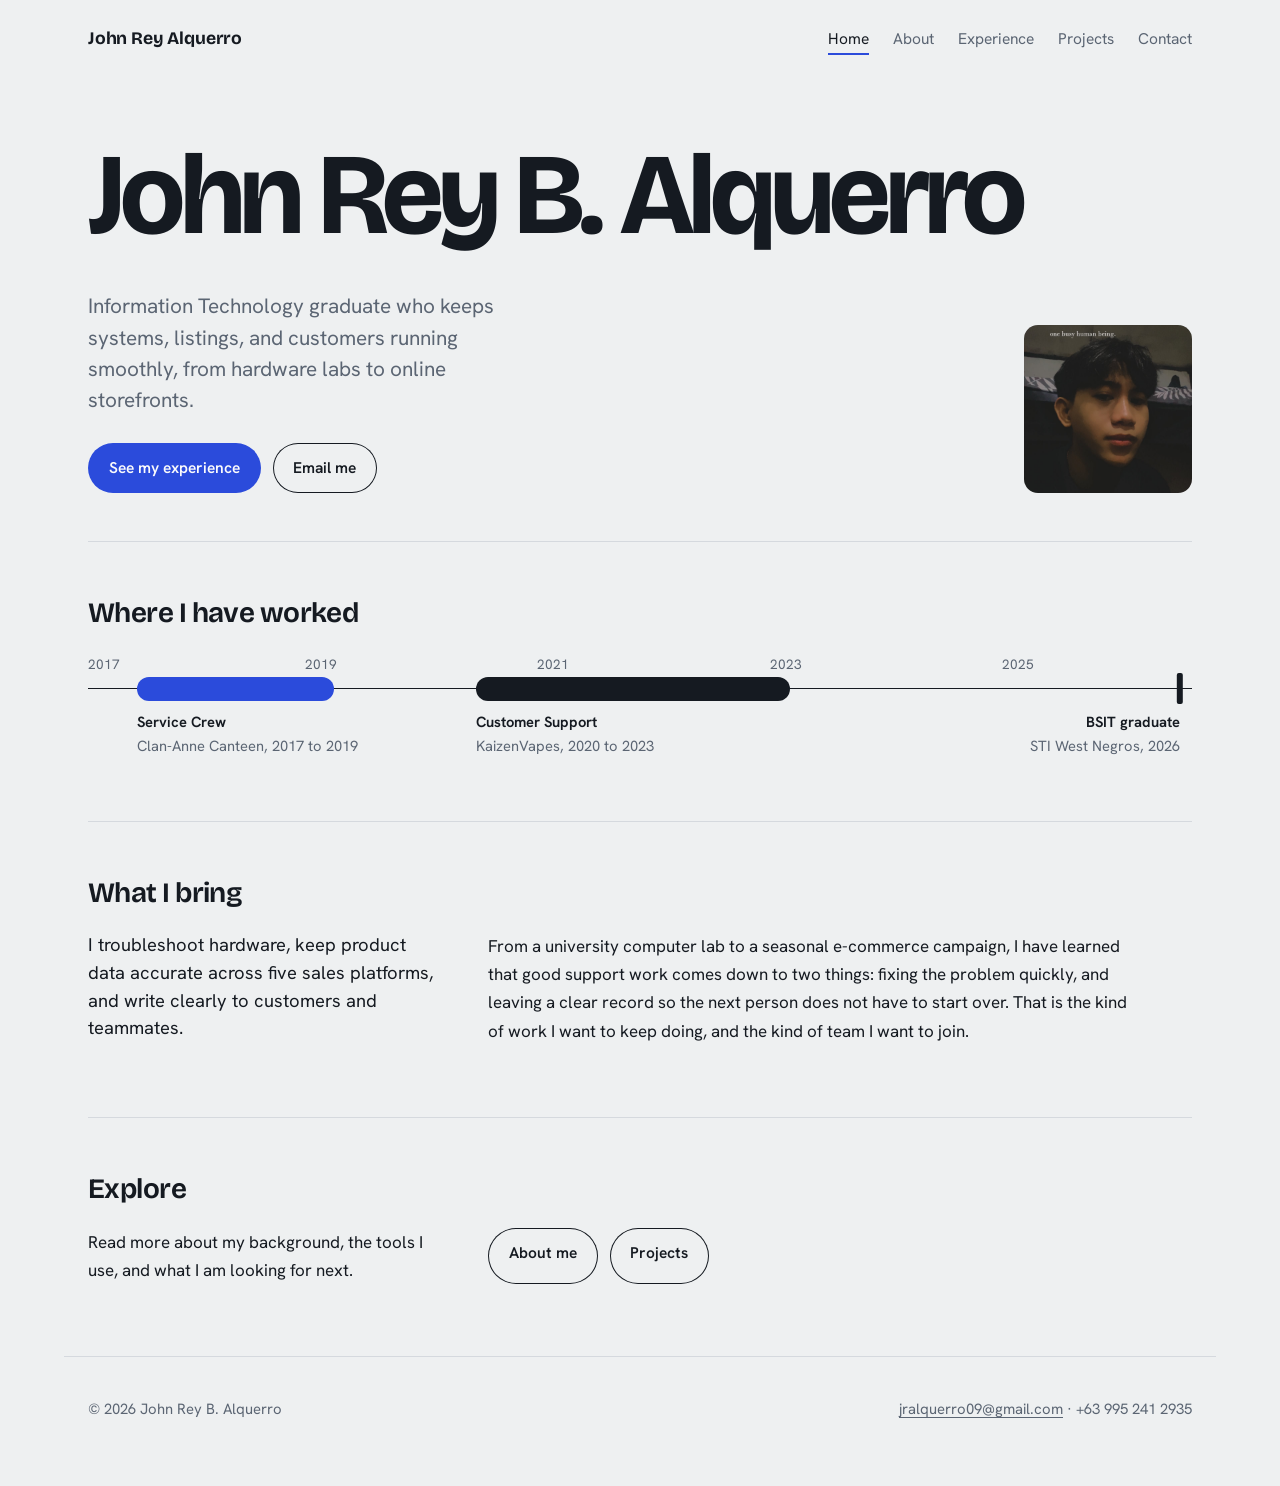
<file: index.html>
<!DOCTYPE html>
<html lang="en">
<head>
  <meta charset="UTF-8">
  <meta name="viewport" content="width=device-width, initial-scale=1.0">
  <meta name="description" content="John Rey B. Alquerro, Information Technology graduate from Bacolod City. Customer support, IT support, and online sales experience.">
  <title>Home |Welcome to my online portfolio</title>
  <link rel="preconnect" href="https://fonts.googleapis.com">
  <link rel="preconnect" href="https://fonts.gstatic.com" crossorigin>
  <link href="https://fonts.googleapis.com/css2?family=Bricolage+Grotesque:wght@600;700&family=Hanken+Grotesk:wght@400;500;600&display=swap" rel="stylesheet">
  <link rel="stylesheet" href="style.css">
</head>
<body>
  <a class="skip-link" href="#main">Skip to content</a>
  <header class="site-header">
    <a class="wordmark" href="index.html">John Rey Alquerro</a>
    <nav class="site-nav" aria-label="Main">
      <ul>
        <li><a href="index.html" aria-current="page">Home</a></li>
        <li><a href="about.html">About</a></li>
        <li><a href="experience.html">Experience</a></li>
        <li><a href="projects.html">Projects</a></li>
        <li><a href="mailto:jralquerro09@gmail.com">Contact</a></li>
      </ul>
    </nav>
  </header>

  <main id="main" class="wrap">
    <section class="hero">
      <h1>John Rey B. Alquerro</h1>
      <div class="hero-row">
        <div>
          <p class="lede">Information Technology graduate who keeps systems, listings, and customers running smoothly, from hardware labs to online storefronts.</p>
          <div class="actions">
            <a class="button" href="experience.html">See my experience</a>
            <a class="button ghost" href="mailto:jralquerro09@gmail.com">Email me</a>
          </div>
        </div>
        <img class="photo" src="jra.jpg" alt="Portrait of John Rey B. Alquerro" width="168" height="168">
      </div>
    </section>

    <section class="block">
      <h2>Where I have worked</h2>
      <div class="timeline" role="img" aria-label="Timeline from 2017 to 2026: Clan-Anne Canteen crew 2017 to 2019, KaizenVapes customer support 2020 to 2023, graduated 2026">
        <div class="axis"></div>
        <span class="tick" style="left:0;transform:none">2017</span>
        <span class="tick" style="left:21.1%">2019</span>
        <span class="tick" style="left:42.1%">2021</span>
        <span class="tick" style="left:63.2%">2023</span>
        <span class="tick" style="left:84.2%">2025</span>
        <div class="bar" style="left:4.4%;width:17.9%"></div>
        <div class="bar-label" style="left:4.4%"><strong>Service Crew</strong><span>Clan-Anne Canteen, 2017 to 2019</span></div>
        <div class="bar alt" style="left:35.1%;width:28.5%"></div>
        <div class="bar-label" style="left:35.1%"><strong>Customer Support</strong><span>KaizenVapes, 2020 to 2023</span></div>
        <div class="mark" style="left:98.9%"></div>
        <div class="bar-label" style="left:98.9%;transform:translateX(-100%);text-align:right"><strong>BSIT graduate</strong><span>STI West Negros, 2026</span></div>
      </div>
    </section>

    <section class="block">
      <h2>What I bring</h2>
      <div class="split">
        <p class="lede" style="font-size:1.15rem;color:var(--ink)">I troubleshoot hardware, keep product data accurate across five sales platforms, and write clearly to customers and teammates.</p>
        <p>From a university computer lab to a seasonal e-commerce campaign, I have learned that good support work comes down to two things: fixing the problem quickly, and leaving a clear record so the next person does not have to start over. That is the kind of work I want to keep doing, and the kind of team I want to join.</p>
      </div>
    </section>

    <section class="block">
      <h2>Explore</h2>
      <div class="split">
        <p>Read more about my background, the tools I use, and what I am looking for next.</p>
        <p class="actions" style="margin-top:0">
          <a class="button ghost" href="about.html">About me</a>
          <a class="button ghost" href="projects.html">Projects</a>
        </p>
      </div>
    </section>
  </main>
  <footer class="site-footer">
    <p>&copy; 2026 John Rey B. Alquerro</p>
    <p><a href="mailto:jralquerro09@gmail.com">jralquerro09@gmail.com</a> &middot; +63 995 241 2935</p>
  </footer>
</body>
</html>
</file>
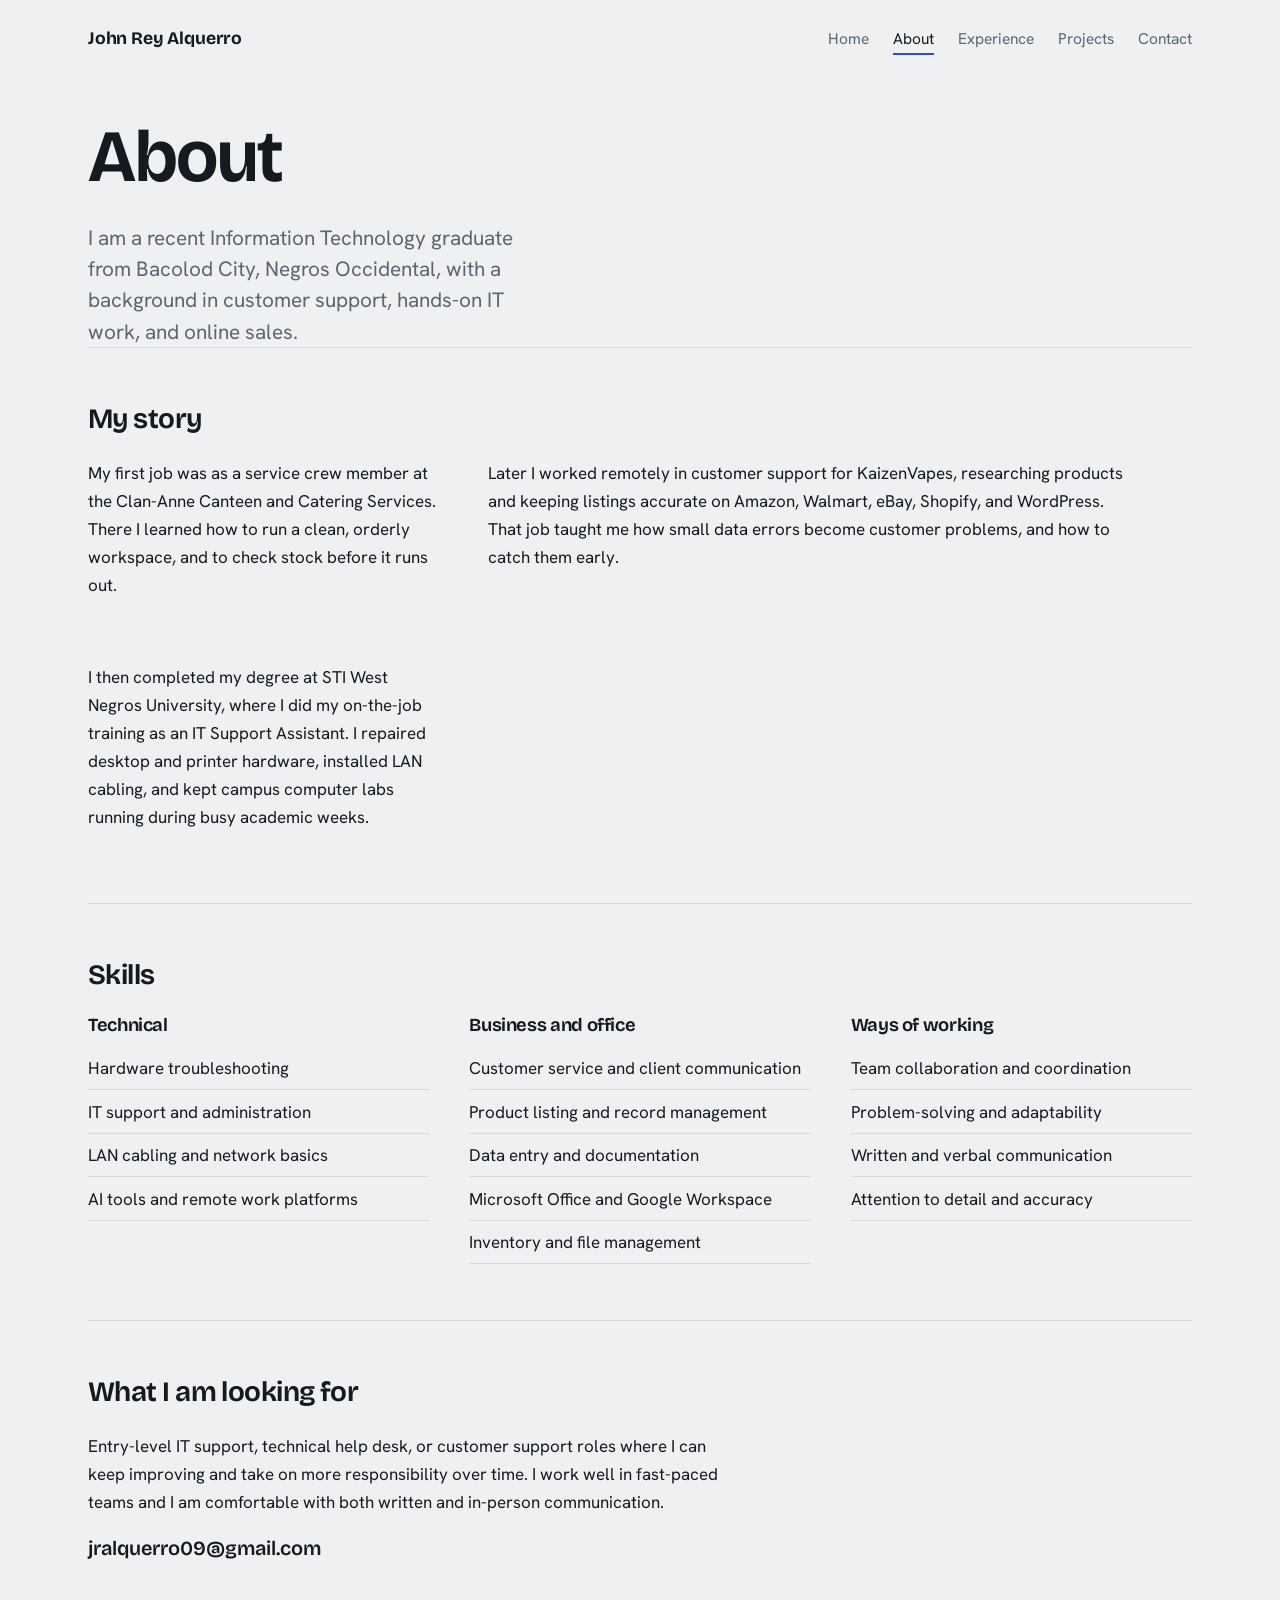
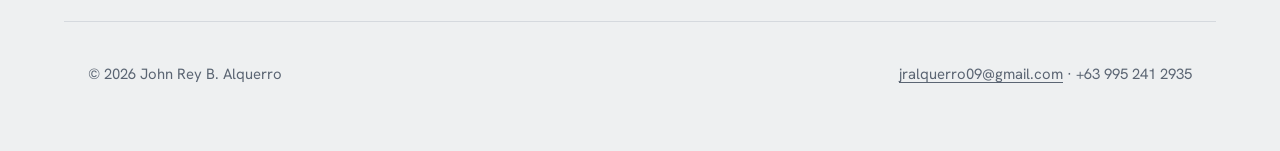
<file: about.html>
<!DOCTYPE html>
<html lang="en">
<head>
  <meta charset="UTF-8">
  <meta name="viewport" content="width=device-width, initial-scale=1.0">
  <meta name="description" content="John Rey B. Alquerro, Information Technology graduate from Bacolod City. Customer support, IT support, and online sales experience.">
  <title>About | John Rey B. Alquerro</title>
  <link rel="preconnect" href="https://fonts.googleapis.com">
  <link rel="preconnect" href="https://fonts.gstatic.com" crossorigin>
  <link href="https://fonts.googleapis.com/css2?family=Bricolage+Grotesque:wght@600;700&family=Hanken+Grotesk:wght@400;500;600&display=swap" rel="stylesheet">
  <link rel="stylesheet" href="style.css">
</head>
<body>
  <a class="skip-link" href="#main">Skip to content</a>
  <header class="site-header">
    <a class="wordmark" href="index.html">John Rey Alquerro</a>
    <nav class="site-nav" aria-label="Main">
      <ul>
        <li><a href="index.html">Home</a></li>
        <li><a href="about.html" aria-current="page">About</a></li>
        <li><a href="experience.html">Experience</a></li>
        <li><a href="projects.html">Projects</a></li>
        <li><a href="mailto:jralquerro09@gmail.com">Contact</a></li>
      </ul>
    </nav>
  </header>

  <main id="main" class="wrap">
    <h1 class="page-title">About</h1>
    <p class="lede">I am a recent Information Technology graduate from Bacolod City, Negros Occidental, with a background in customer support, hands-on IT work, and online sales.</p>

    <section class="block">
      <h2>My story</h2>
      <div class="split">
        <p>My first job was as a service crew member at the Clan-Anne Canteen and Catering Services. There I learned how to run a clean, orderly workspace, and to check stock before it runs out.</p>
        <p>Later I worked remotely in customer support for KaizenVapes, researching products and keeping listings accurate on Amazon, Walmart, eBay, Shopify, and WordPress. That job taught me how small data errors become customer problems, and how to catch them early.</p>
        <p>I then completed my degree at STI West Negros University, where I did my on-the-job training as an IT Support Assistant. I repaired desktop and printer hardware, installed LAN cabling, and kept campus computer labs running during busy academic weeks.</p>
      </div>
    </section>

    <section class="block">
      <h2>Skills</h2>
      <div class="skill-groups">
        <div>
          <h3>Technical</h3>
          <ul>
            <li>Hardware troubleshooting</li>
            <li>IT support and administration</li>
            <li>LAN cabling and network basics</li>
            <li>AI tools and remote work platforms</li>
          </ul>
        </div>
        <div>
          <h3>Business and office</h3>
          <ul>
            <li>Customer service and client communication</li>
            <li>Product listing and record management</li>
            <li>Data entry and documentation</li>
            <li>Microsoft Office and Google Workspace</li>
            <li>Inventory and file management</li>
          </ul>
        </div>
        <div>
          <h3>Ways of working</h3>
          <ul>
            <li>Team collaboration and coordination</li>
            <li>Problem-solving and adaptability</li>
            <li>Written and verbal communication</li>
            <li>Attention to detail and accuracy</li>
          </ul>
        </div>
      </div>
    </section>

    <section class="block">
      <h2>What I am looking for</h2>
      <p>Entry-level IT support, technical help desk, or customer support roles where I can keep improving and take on more responsibility over time. I work well in fast-paced teams and I am comfortable with both written and in-person communication.</p>
      <p class="contact-line">jralquerro09@gmail.com</p>
    </section>
  </main>
  <footer class="site-footer">
    <p>&copy; 2026 John Rey B. Alquerro</p>
    <p><a href="mailto:jralquerro09@gmail.com">jralquerro09@gmail.com</a> &middot; +63 995 241 2935</p>
  </footer>
</body>
</html>
</file>
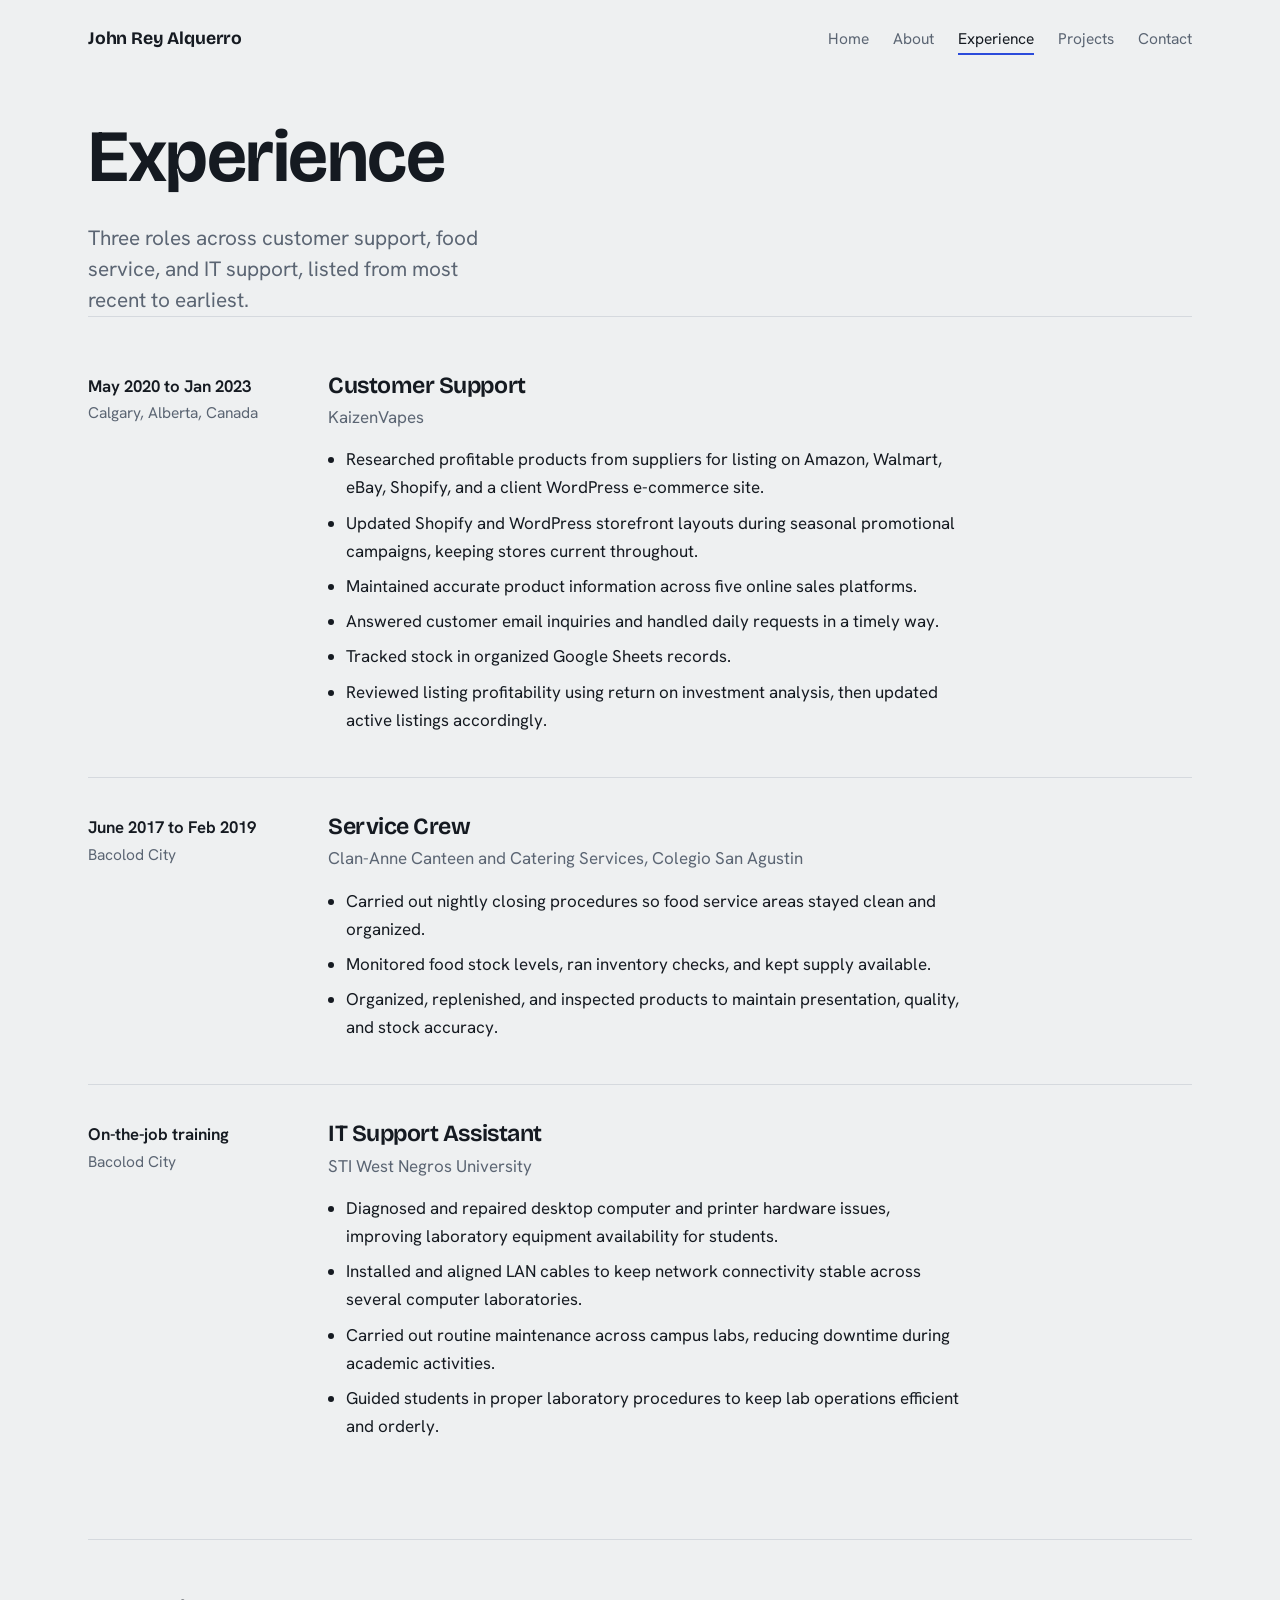
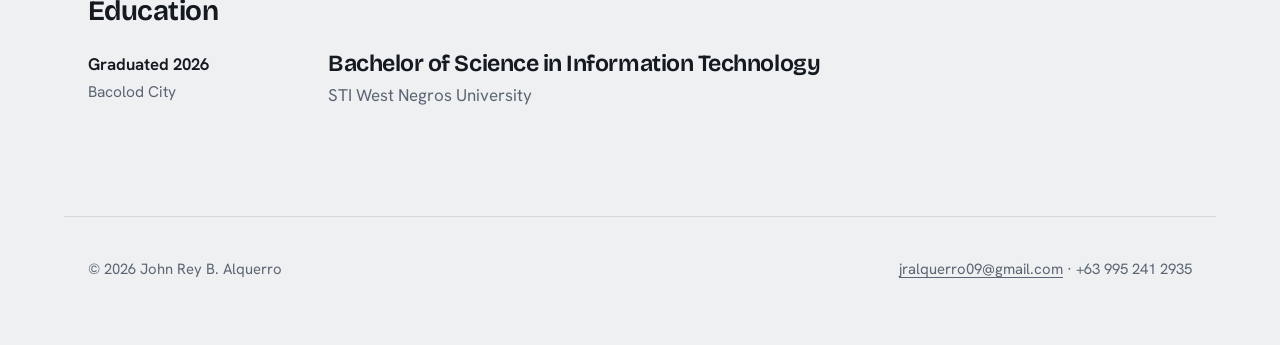
<file: experience.html>
<!DOCTYPE html>
<html lang="en">
<head>
  <meta charset="UTF-8">
  <meta name="viewport" content="width=device-width, initial-scale=1.0">
  <meta name="description" content="John Rey B. Alquerro, Information Technology graduate from Bacolod City. Customer support, IT support, and online sales experience.">
  <title>Experience | John Rey B. Alquerro</title>
  <link rel="preconnect" href="https://fonts.googleapis.com">
  <link rel="preconnect" href="https://fonts.gstatic.com" crossorigin>
  <link href="https://fonts.googleapis.com/css2?family=Bricolage+Grotesque:wght@600;700&family=Hanken+Grotesk:wght@400;500;600&display=swap" rel="stylesheet">
  <link rel="stylesheet" href="style.css">
</head>
<body>
  <a class="skip-link" href="#main">Skip to content</a>
  <header class="site-header">
    <a class="wordmark" href="index.html">John Rey Alquerro</a>
    <nav class="site-nav" aria-label="Main">
      <ul>
        <li><a href="index.html">Home</a></li>
        <li><a href="about.html">About</a></li>
        <li><a href="experience.html" aria-current="page">Experience</a></li>
        <li><a href="projects.html">Projects</a></li>
        <li><a href="mailto:jralquerro09@gmail.com">Contact</a></li>
      </ul>
    </nav>
  </header>

  <main id="main" class="wrap">
    <h1 class="page-title">Experience</h1>
    <p class="lede">Three roles across customer support, food service, and IT support, listed from most recent to earliest.</p>

    <section class="block">
      <article class="role">
        <p class="when"><strong>May 2020 to Jan 2023</strong>Calgary, Alberta, Canada</p>
        <div>
          <h3>Customer Support</h3>
          <p class="org">KaizenVapes</p>
          <ul>
            <li>Researched profitable products from suppliers for listing on Amazon, Walmart, eBay, Shopify, and a client WordPress e-commerce site.</li>
            <li>Updated Shopify and WordPress storefront layouts during seasonal promotional campaigns, keeping stores current throughout.</li>
            <li>Maintained accurate product information across five online sales platforms.</li>
            <li>Answered customer email inquiries and handled daily requests in a timely way.</li>
            <li>Tracked stock in organized Google Sheets records.</li>
            <li>Reviewed listing profitability using return on investment analysis, then updated active listings accordingly.</li>
          </ul>
        </div>
      </article>

      <article class="role">
        <p class="when"><strong>June 2017 to Feb 2019</strong>Bacolod City</p>
        <div>
          <h3>Service Crew</h3>
          <p class="org">Clan-Anne Canteen and Catering Services, Colegio San Agustin</p>
          <ul>
            <li>Carried out nightly closing procedures so food service areas stayed clean and organized.</li>
            <li>Monitored food stock levels, ran inventory checks, and kept supply available.</li>
            <li>Organized, replenished, and inspected products to maintain presentation, quality, and stock accuracy.</li>
          </ul>
        </div>
      </article>

      <article class="role">
        <p class="when"><strong>On-the-job training</strong>Bacolod City</p>
        <div>
          <h3>IT Support Assistant</h3>
          <p class="org">STI West Negros University</p>
          <ul>
            <li>Diagnosed and repaired desktop computer and printer hardware issues, improving laboratory equipment availability for students.</li>
            <li>Installed and aligned LAN cables to keep network connectivity stable across several computer laboratories.</li>
            <li>Carried out routine maintenance across campus labs, reducing downtime during academic activities.</li>
            <li>Guided students in proper laboratory procedures to keep lab operations efficient and orderly.</li>
          </ul>
        </div>
      </article>
    </section>

    <section class="block">
      <h2>Education</h2>
      <article class="role">
        <p class="when"><strong>Graduated 2026</strong>Bacolod City</p>
        <div>
          <h3>Bachelor of Science in Information Technology</h3>
          <p class="org">STI West Negros University</p>
        </div>
      </article>
    </section>
  </main>
  <footer class="site-footer">
    <p>&copy; 2026 John Rey B. Alquerro</p>
    <p><a href="mailto:jralquerro09@gmail.com">jralquerro09@gmail.com</a> &middot; +63 995 241 2935</p>
  </footer>
</body>
</html>
</file>
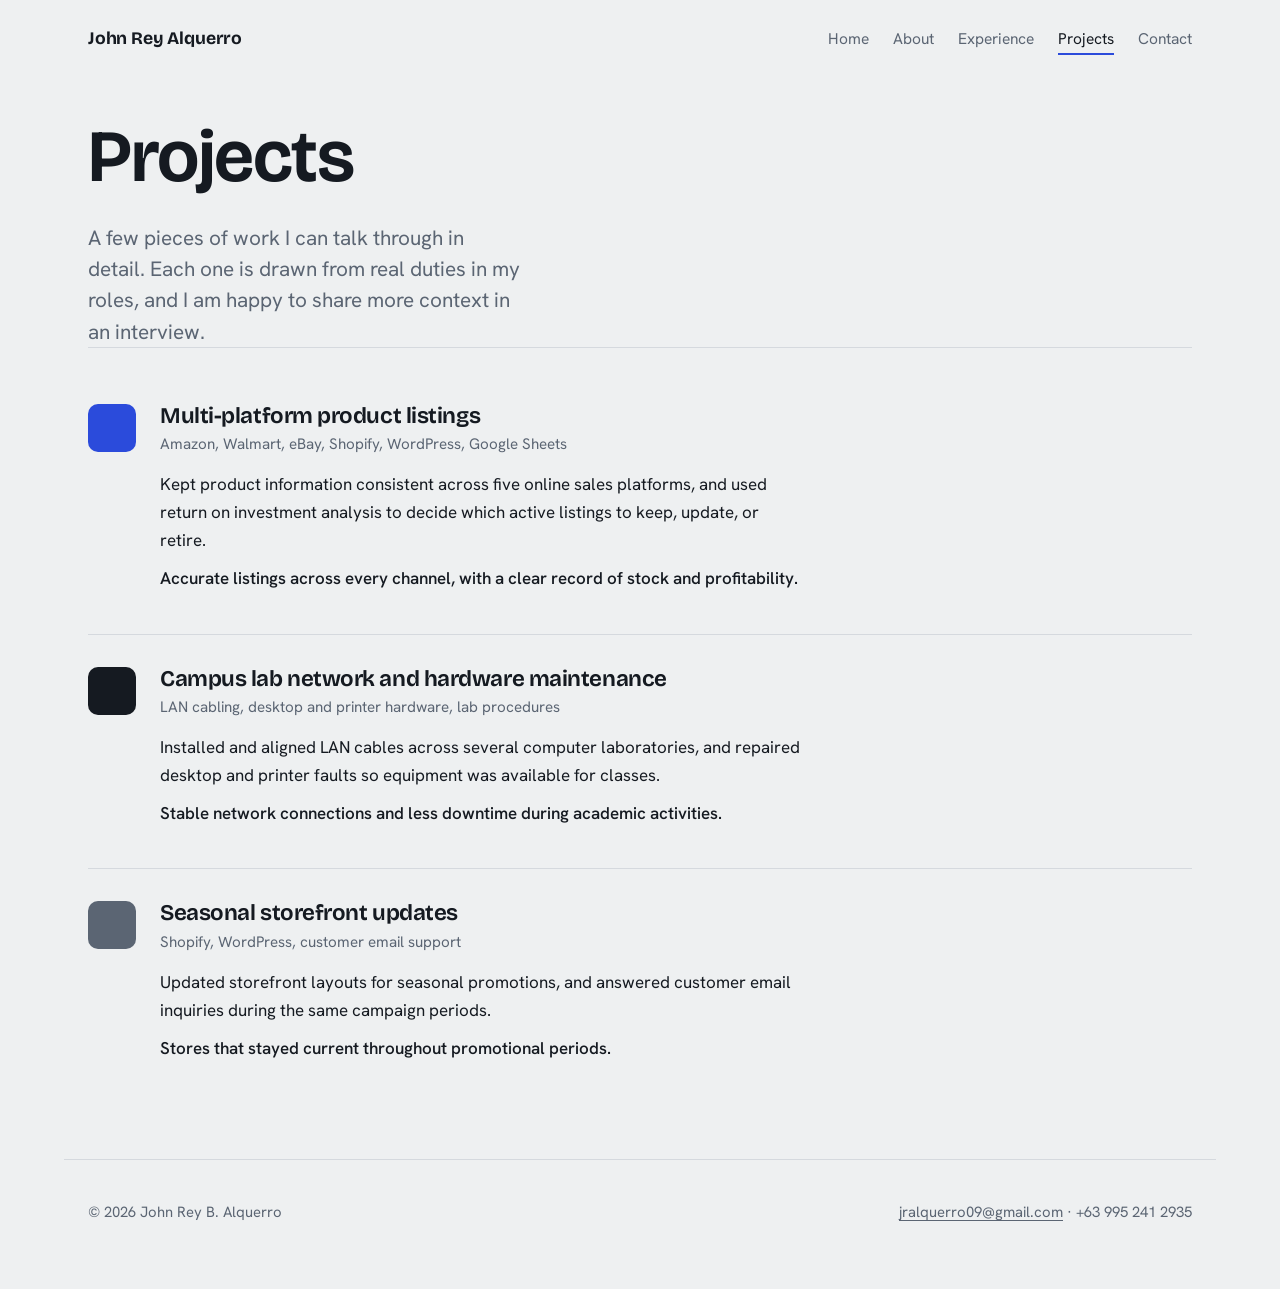
<file: projects.html>
<!DOCTYPE html>
<html lang="en">
<head>
  <meta charset="UTF-8">
  <meta name="viewport" content="width=device-width, initial-scale=1.0">
  <meta name="description" content="John Rey B. Alquerro, Information Technology graduate from Bacolod City. Customer support, IT support, and online sales experience.">
  <title>Projects | John Rey B. Alquerro</title>
  <link rel="preconnect" href="https://fonts.googleapis.com">
  <link rel="preconnect" href="https://fonts.gstatic.com" crossorigin>
  <link href="https://fonts.googleapis.com/css2?family=Bricolage+Grotesque:wght@600;700&family=Hanken+Grotesk:wght@400;500;600&display=swap" rel="stylesheet">
  <link rel="stylesheet" href="style.css">
</head>
<body>
  <a class="skip-link" href="#main">Skip to content</a>
  <header class="site-header">
    <a class="wordmark" href="index.html">John Rey Alquerro</a>
    <nav class="site-nav" aria-label="Main">
      <ul>
        <li><a href="index.html">Home</a></li>
        <li><a href="about.html">About</a></li>
        <li><a href="experience.html">Experience</a></li>
        <li><a href="projects.html" aria-current="page">Projects</a></li>
        <li><a href="mailto:jralquerro09@gmail.com">Contact</a></li>
      </ul>
    </nav>
  </header>

  <main id="main" class="wrap">
    <h1 class="page-title">Projects</h1>
    <p class="lede">A few pieces of work I can talk through in detail. Each one is drawn from real duties in my roles, and I am happy to share more context in an interview.</p>

    <section class="block">
      <article class="project">
        <span class="swatch" aria-hidden="true"></span>
        <div>
          <h3>Multi-platform product listings</h3>
          <p class="tools">Amazon, Walmart, eBay, Shopify, WordPress, Google Sheets</p>
          <p>Kept product information consistent across five online sales platforms, and used return on investment analysis to decide which active listings to keep, update, or retire.</p>
          <p class="outcome">Accurate listings across every channel, with a clear record of stock and profitability.</p>
        </div>
      </article>

      <article class="project">
        <span class="swatch" aria-hidden="true"></span>
        <div>
          <h3>Campus lab network and hardware maintenance</h3>
          <p class="tools">LAN cabling, desktop and printer hardware, lab procedures</p>
          <p>Installed and aligned LAN cables across several computer laboratories, and repaired desktop and printer faults so equipment was available for classes.</p>
          <p class="outcome">Stable network connections and less downtime during academic activities.</p>
        </div>
      </article>

      <article class="project">
        <span class="swatch" aria-hidden="true"></span>
        <div>
          <h3>Seasonal storefront updates</h3>
          <p class="tools">Shopify, WordPress, customer email support</p>
          <p>Updated storefront layouts for seasonal promotions, and answered customer email inquiries during the same campaign periods.</p>
          <p class="outcome">Stores that stayed current throughout promotional periods.</p>
        </div>
      </article>
    </section>
  </main>
  <footer class="site-footer">
    <p>&copy; 2026 John Rey B. Alquerro</p>
    <p><a href="mailto:jralquerro09@gmail.com">jralquerro09@gmail.com</a> &middot; +63 995 241 2935</p>
  </footer>
</body>
</html>
</file>
<file: style.css>
:root {
  --mist: #EEF0F1;
  --ink: #151A21;
  --cobalt: #2B4BDB;
  --cobalt-deep: #1F37B0;
  --slate: #5B6573;
  --line: #D5D9DE;
  --white: #FBFBFC;
  --display: "Bricolage Grotesque", "Helvetica Neue", Arial, sans-serif;
  --body: "Hanken Grotesk", "Helvetica Neue", Arial, sans-serif;
  --wide: 72rem;
  --read: 42rem;
}

*, *::before, *::after { box-sizing: border-box; }
html { scroll-behavior: smooth; }

body {
  margin: 0;
  background: var(--mist);
  color: var(--ink);
  font-family: var(--body);
  font-size: 1.0625rem;
  line-height: 1.65;
  -webkit-font-smoothing: antialiased;
}

img { max-width: 100%; display: block; }

a {
  color: var(--cobalt);
  text-decoration-thickness: 1px;
  text-underline-offset: 0.2em;
}
a:hover { color: var(--cobalt-deep); }

:focus-visible {
  outline: 2px solid var(--cobalt);
  outline-offset: 3px;
  border-radius: 2px;
}

h1, h2, h3 {
  font-family: var(--display);
  font-weight: 650;
  line-height: 1.1;
  letter-spacing: -0.02em;
  margin: 0;
}

.skip-link {
  position: absolute;
  left: 1rem;
  top: -4rem;
  background: var(--ink);
  color: var(--white);
  padding: 0.5rem 0.9rem;
  z-index: 10;
}
.skip-link:focus { top: 1rem; }

/* Header and navigation */
.site-header {
  max-width: var(--wide);
  margin: 0 auto;
  padding: 1.5rem;
  display: flex;
  align-items: center;
  justify-content: space-between;
  gap: 1rem;
  flex-wrap: wrap;
}

.wordmark {
  font-family: var(--display);
  font-weight: 700;
  font-size: 1.1rem;
  color: var(--ink);
  text-decoration: none;
  letter-spacing: -0.01em;
}

.site-nav ul {
  list-style: none;
  margin: 0;
  padding: 0;
  display: flex;
  gap: 1.5rem;
  flex-wrap: wrap;
}

.site-nav a {
  color: var(--slate);
  text-decoration: none;
  font-size: 0.97rem;
  padding: 0.25rem 0;
  border-bottom: 2px solid transparent;
  transition: color 0.2s ease, border-color 0.2s ease;
}
.site-nav a:hover { color: var(--ink); }
.site-nav a[aria-current="page"] {
  color: var(--ink);
  border-bottom-color: var(--cobalt);
}

/* Layout */
.wrap {
  max-width: var(--wide);
  margin: 0 auto;
  padding: 0 1.5rem;
}

.page-title {
  font-size: clamp(2.6rem, 6vw, 4.6rem);
  margin: 2.5rem 0 1.5rem;
}

.lede {
  font-size: 1.3rem;
  line-height: 1.5;
  color: var(--slate);
  max-width: 36ch;
  margin: 0;
}

section.block {
  padding: 3.5rem 0;
  border-top: 1px solid var(--line);
}

section.block > h2 {
  font-size: 1.75rem;
  margin-bottom: 1.5rem;
}

p { margin: 0 0 1rem; max-width: 64ch; }

/* Home hero */
.hero { padding: 4rem 0 3rem; }

.hero h1 {
  font-size: clamp(3.2rem, 9vw, 7.2rem);
  font-weight: 700;
  letter-spacing: -0.04em;
  line-height: 0.95;
}

.hero-row {
  display: grid;
  grid-template-columns: 1fr auto;
  gap: 3rem;
  align-items: end;
  margin-top: 2.5rem;
}

.photo {
  width: 168px;
  height: 168px;
  object-fit: cover;
  border-radius: 14px;
  background: var(--line);
}

.actions {
  display: flex;
  gap: 0.75rem;
  flex-wrap: wrap;
  margin-top: 1.75rem;
}

.button {
  display: inline-block;
  background: var(--cobalt);
  color: var(--white);
  text-decoration: none;
  padding: 0.75rem 1.3rem;
  border-radius: 999px;
  font-weight: 600;
  font-size: 0.97rem;
  transition: background 0.2s ease;
}
.button:hover { background: var(--cobalt-deep); color: var(--white); }

.button.ghost {
  background: transparent;
  color: var(--ink);
  box-shadow: inset 0 0 0 1px var(--ink);
}
.button.ghost:hover { background: var(--ink); color: var(--mist); }

/* Timeline, drawn to scale from 2017 to 2026 */
.timeline {
  position: relative;
  height: 7rem;
  margin: 1rem 0 0;
}

.timeline .axis {
  position: absolute;
  left: 0;
  right: 0;
  top: 2.2rem;
  height: 1px;
  background: var(--ink);
}

.timeline .bar {
  position: absolute;
  top: 1.5rem;
  height: 1.5rem;
  border-radius: 999px;
  background: var(--cobalt);
}
.timeline .bar.alt { background: var(--ink); }

.timeline .bar-label {
  position: absolute;
  top: 3.6rem;
  font-size: 0.92rem;
  color: var(--ink);
  white-space: nowrap;
}
.timeline .bar-label strong { font-weight: 650; display: block; }
.timeline .bar-label span { color: var(--slate); }

.timeline .tick {
  position: absolute;
  top: 0;
  font-size: 0.85rem;
  color: var(--slate);
  transform: translateX(-50%);
}

.timeline .mark {
  position: absolute;
  top: 1.3rem;
  width: 0.4rem;
  height: 1.9rem;
  background: var(--ink);
  border-radius: 2px;
  transform: translateX(-50%);
}

/* Split layout */
.split {
  display: grid;
  grid-template-columns: 1fr 2fr;
  gap: 3rem;
}
.split > h2 { font-size: 1.75rem; }

/* Experience */
.role {
  display: grid;
  grid-template-columns: 13rem 1fr;
  gap: 2rem;
  padding: 2.25rem 0;
  border-top: 1px solid var(--line);
}
.role:first-of-type { border-top: 0; padding-top: 0; }

.role .when {
  color: var(--slate);
  font-size: 0.97rem;
}
.role .when strong {
  display: block;
  color: var(--ink);
  font-weight: 650;
  font-size: 1.05rem;
}

.role h3 {
  font-size: 1.45rem;
  margin-bottom: 0.3rem;
}

.role .org {
  color: var(--slate);
  margin: 0 0 0.9rem;
}

.role ul {
  margin: 0;
  padding-left: 1.1rem;
}
.role li {
  margin-bottom: 0.45rem;
  max-width: 62ch;
}

/* Projects */
.project {
  display: grid;
  grid-template-columns: 3rem 1fr;
  gap: 1.5rem;
  padding: 2rem 0;
  border-top: 1px solid var(--line);
}
.project:first-of-type { border-top: 0; padding-top: 0; }

.project .swatch {
  width: 3rem;
  height: 3rem;
  border-radius: 10px;
  background: var(--cobalt);
}
.project:nth-of-type(2) .swatch { background: var(--ink); }
.project:nth-of-type(3) .swatch { background: var(--slate); }

.project h3 { font-size: 1.4rem; margin-bottom: 0.25rem; }

.project .tools {
  color: var(--slate);
  font-size: 0.95rem;
  margin-bottom: 0.8rem;
}
.project p { margin-bottom: 0.6rem; }
.project .outcome { color: var(--ink); font-weight: 550; }

/* About */
.skill-groups {
  display: grid;
  grid-template-columns: repeat(auto-fit, minmax(16rem, 1fr));
  gap: 2.5rem;
}

.skill-groups h3 {
  font-size: 1.15rem;
  margin-bottom: 0.75rem;
}

.skill-groups ul {
  list-style: none;
  padding: 0;
  margin: 0;
}
.skill-groups li {
  padding: 0.45rem 0;
  border-bottom: 1px solid var(--line);
}

.contact-line {
  font-family: var(--display);
  font-size: 1.25rem;
  font-weight: 600;
  margin: 0.5rem 0 0;
}

/* Footer */
.site-footer {
  max-width: var(--wide);
  margin: 0 auto;
  padding: 2.5rem 1.5rem 3rem;
  border-top: 1px solid var(--line);
  color: var(--slate);
  font-size: 0.93rem;
  display: flex;
  justify-content: space-between;
  gap: 1rem;
  flex-wrap: wrap;
}
.site-footer a { color: var(--slate); }

/* Responsive */
@media (max-width: 760px) {
  .hero-row { grid-template-columns: 1fr; }
  .photo { width: 128px; height: 128px; order: -1; }
  .split { grid-template-columns: 1fr; gap: 1rem; }
  .role { grid-template-columns: 1fr; gap: 0.75rem; }
  .timeline { height: 8.5rem; }
  .timeline .bar-label { font-size: 0.8rem; }
}

@media (prefers-reduced-motion: reduce) {
  html { scroll-behavior: auto; }
  * { transition: none !important; }
}
</file>
